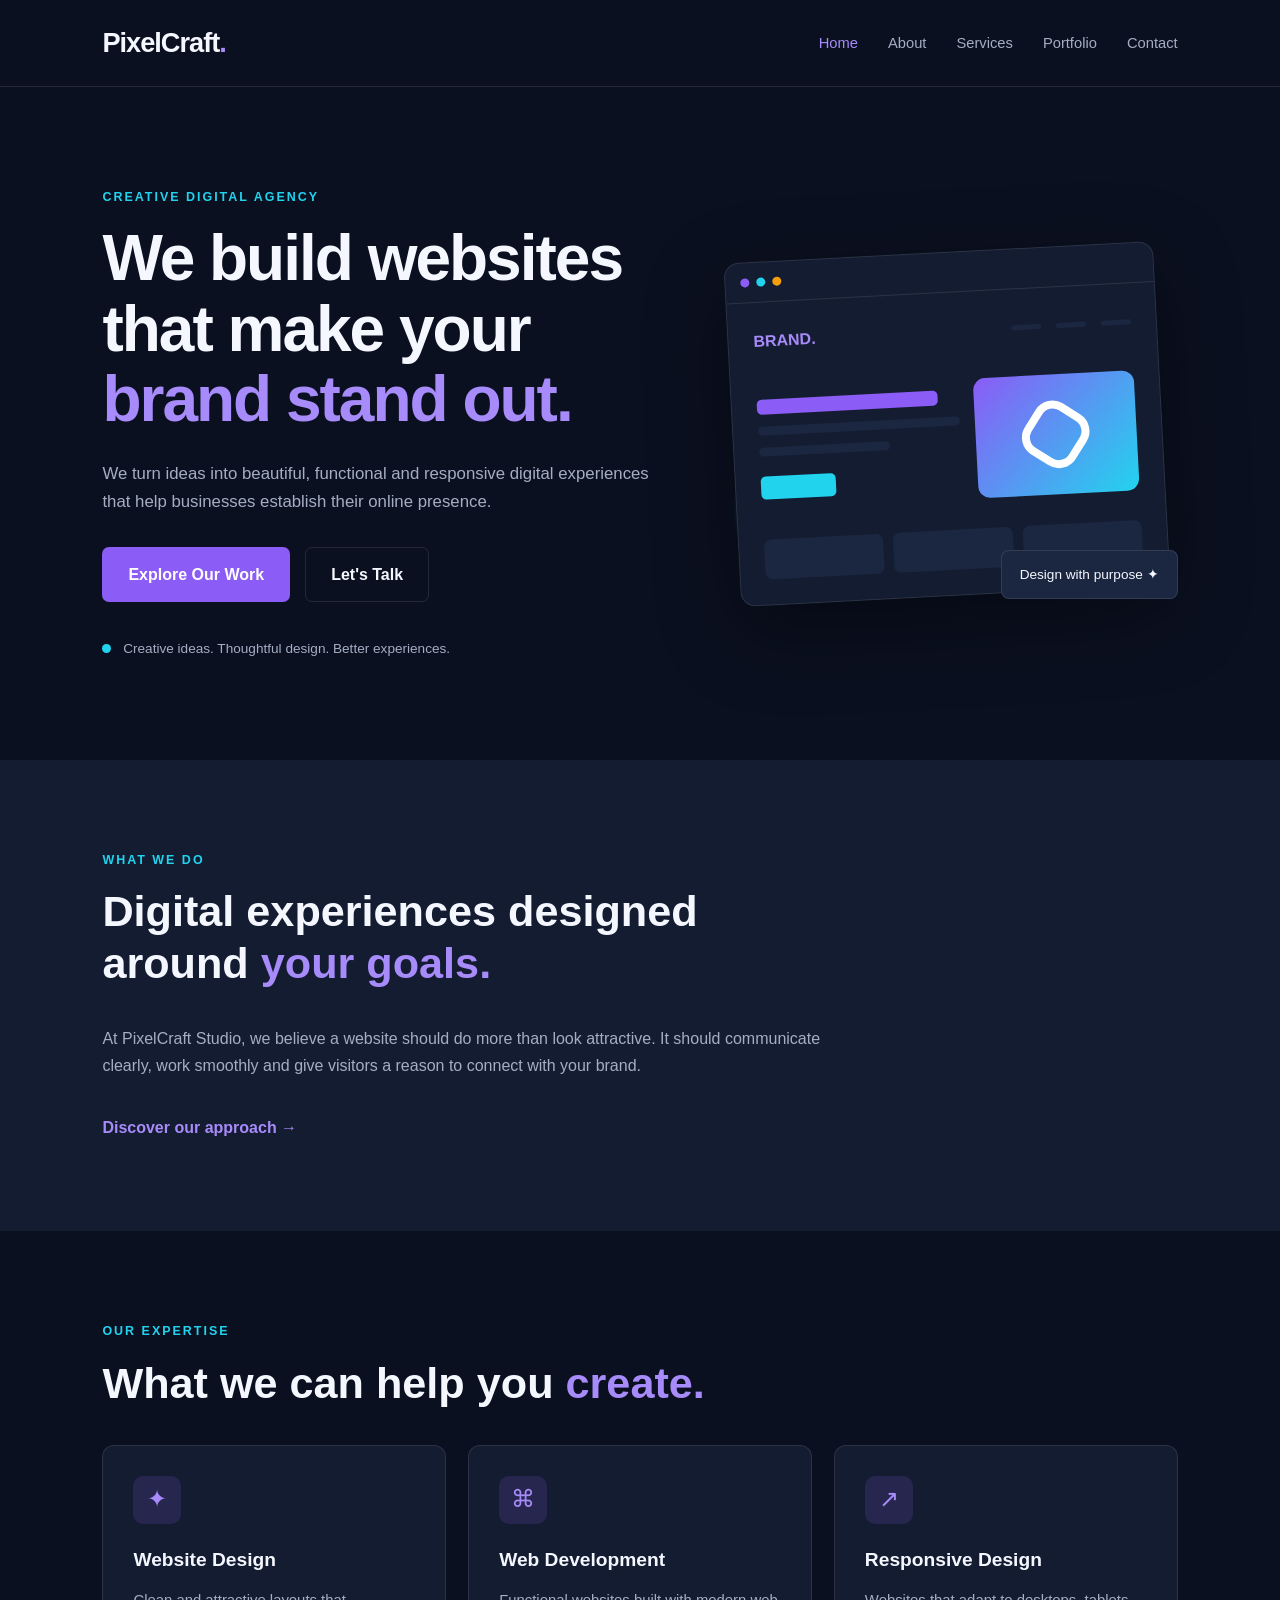
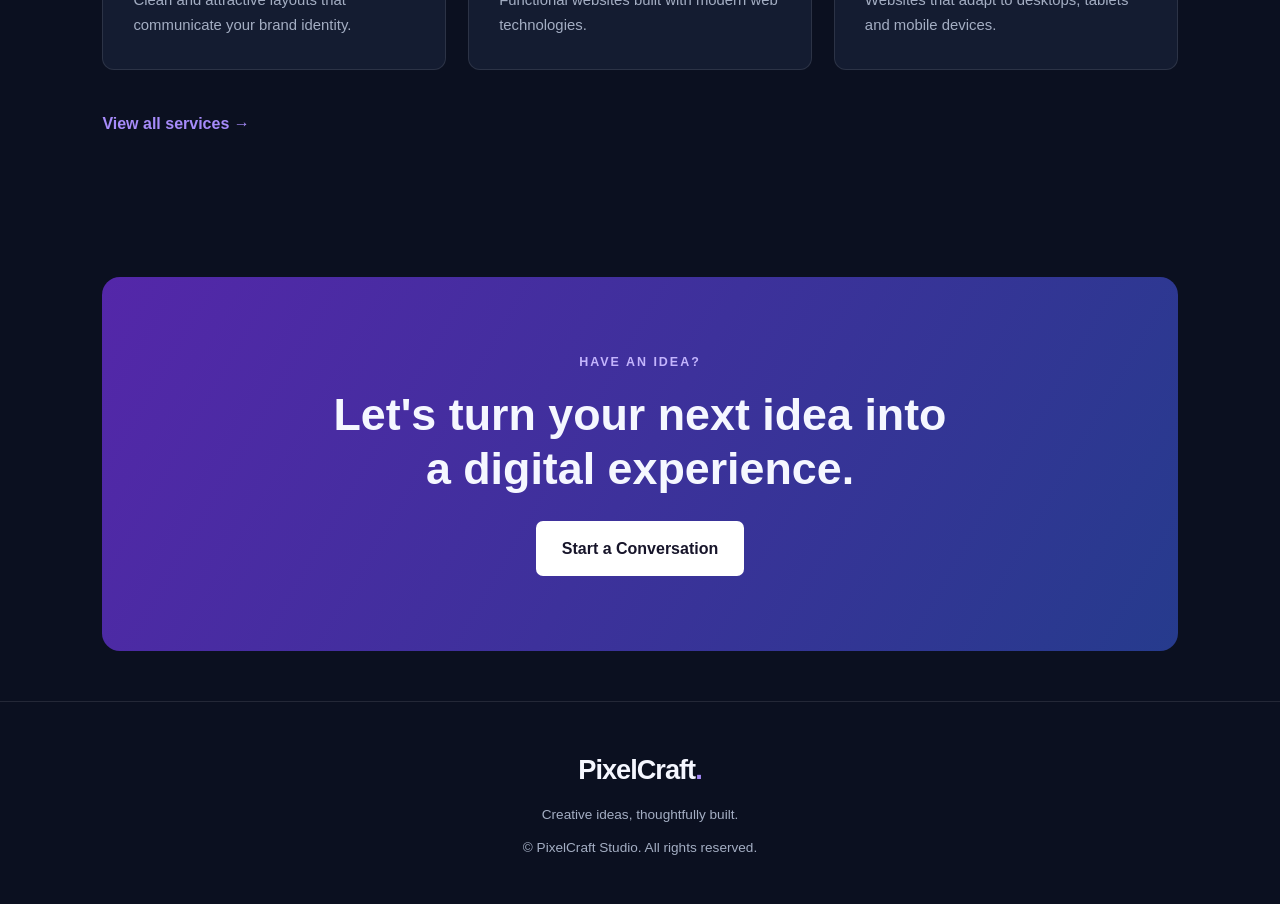
<file: index.html>
<!DOCTYPE html>
<html lang="en">
<head>
  <meta charset="UTF-8">
  <meta name="viewport" content="width=device-width, initial-scale=1.0">
  <meta name="description" content="PixelCraft Studio creates modern, responsive websites for businesses and individuals.">
  <title>PixelCraft Studio | Creative Web Design Agency</title>
  <link rel="stylesheet" href="styles.css">
  <script src="script.js" defer></script>
</head>
<body>

  <header class="site-header">
    <a href="index.html" class="logo">PixelCraft<span>.</span></a>

    <button class="menu-toggle" aria-label="Open navigation" aria-expanded="false">
      ☰
    </button>

    <nav class="nav-links" aria-label="Main navigation">
      <a class="active" aria-current="page" href="index.html">Home</a>
      <a href="about.html">About</a>
      <a href="services.html">Services</a>
      <a href="portfolio.html">Portfolio</a>
      <a href="contact.html">Contact</a>
    </nav>
  </header>

  <main>
    <section class="hero">
      <div class="hero-content">
        <p class="eyebrow">CREATIVE DIGITAL AGENCY</p>
        <h1>We build websites that make your <span>brand stand out.</span></h1>
        <p class="hero-description">
          We turn ideas into beautiful, functional and responsive digital
          experiences that help businesses establish their online presence.
        </p>

        <div class="hero-buttons">
          <a href="portfolio.html" class="button primary">Explore Our Work</a>
          <a href="contact.html" class="button secondary">Let's Talk</a>
        </div>

        <div class="hero-note">
          <span class="status-dot"></span>
          Creative ideas. Thoughtful design. Better experiences.
        </div>
      </div>

      <div class="hero-visual" aria-label="Abstract website design illustration">
        <div class="visual-circle circle-one"></div>
        <div class="visual-circle circle-two"></div>

        <div class="browser-card">
          <div class="browser-top">
            <span></span><span></span><span></span>
          </div>
          <div class="browser-content">
            <div class="mock-nav">
              <strong>BRAND.</strong>
              <div></div><div></div><div></div>
            </div>
            <div class="mock-hero">
              <div class="mock-text">
                <span></span><span></span><span></span>
                <div class="mock-button"></div>
              </div>
              <div class="mock-art">
                <div class="art-shape"></div>
              </div>
            </div>
            <div class="mock-bottom">
              <span></span><span></span><span></span>
            </div>
          </div>
        </div>

        <div class="floating-label">Design with purpose ✦</div>
      </div>
    </section>

    <section class="intro-section section-padding">
      <div class="section-heading">
        <p class="eyebrow">WHAT WE DO</p>
        <h2>Digital experiences designed around <span>your goals.</span></h2>
      </div>

      <p class="intro-text">
        At PixelCraft Studio, we believe a website should do more than look
        attractive. It should communicate clearly, work smoothly and give
        visitors a reason to connect with your brand.
      </p>

      <a href="about.html" class="text-link">Discover our approach →</a>
    </section>

    <section class="home-services section-padding">
      <div class="section-heading">
        <p class="eyebrow">OUR EXPERTISE</p>
        <h2>What we can help you <span>create.</span></h2>
      </div>

      <div class="card-grid">
        <article class="info-card">
          <div class="card-icon">✦</div>
          <h3>Website Design</h3>
          <p>Clean and attractive layouts that communicate your brand identity.</p>
        </article>

        <article class="info-card">
          <div class="card-icon">⌘</div>
          <h3>Web Development</h3>
          <p>Functional websites built with modern web technologies.</p>
        </article>

        <article class="info-card">
          <div class="card-icon">↗</div>
          <h3>Responsive Design</h3>
          <p>Websites that adapt to desktops, tablets and mobile devices.</p>
        </article>
      </div>

      <a href="services.html" class="text-link">View all services →</a>
    </section>

    <section class="home-cta">
      <p class="eyebrow">HAVE AN IDEA?</p>
      <h2>Let's turn your next idea into a digital experience.</h2>
      <a href="contact.html" class="button light-button">Start a Conversation</a>
    </section>
  </main>

  <footer class="site-footer">
    <a href="index.html" class="logo">PixelCraft<span>.</span></a>
    <p>Creative ideas, thoughtfully built.</p>
    <p>© <span class="year"></span> PixelCraft Studio. All rights reserved.</p>
  </footer>

</body>
</html>
</file>
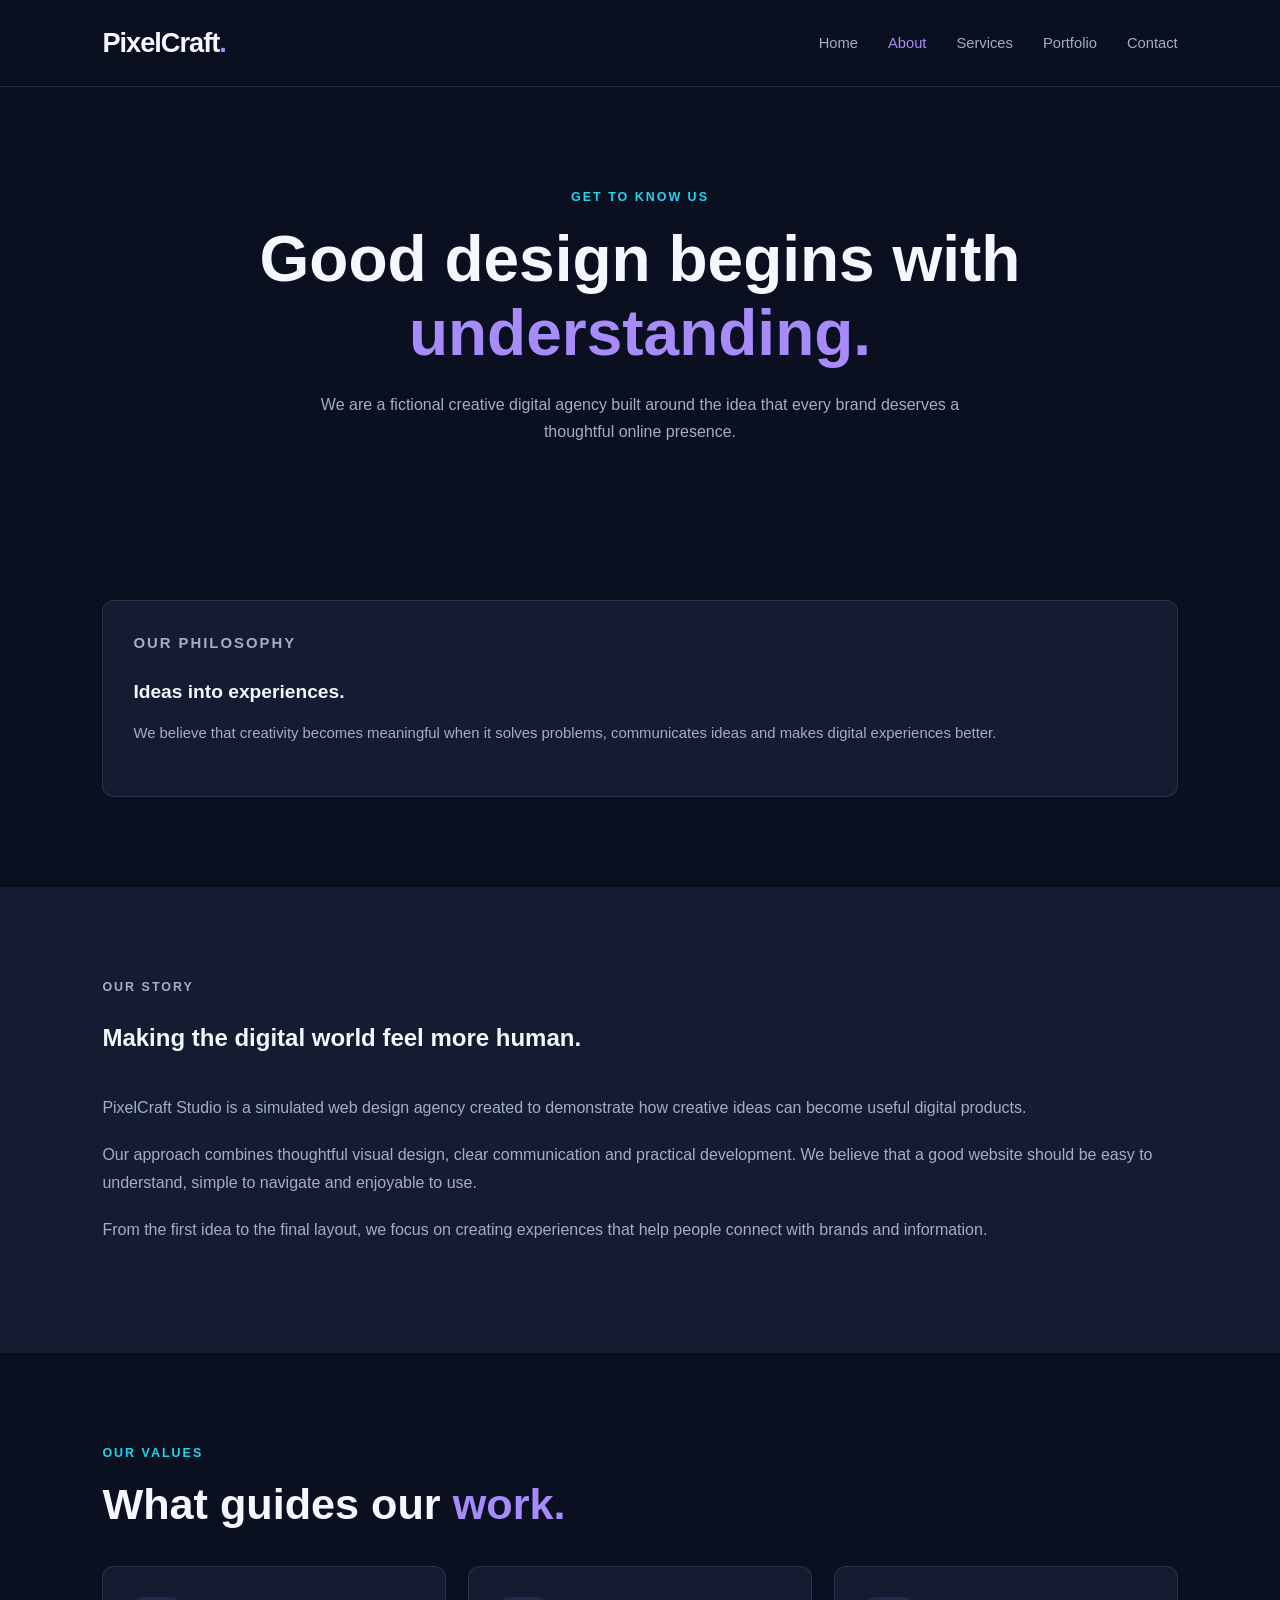
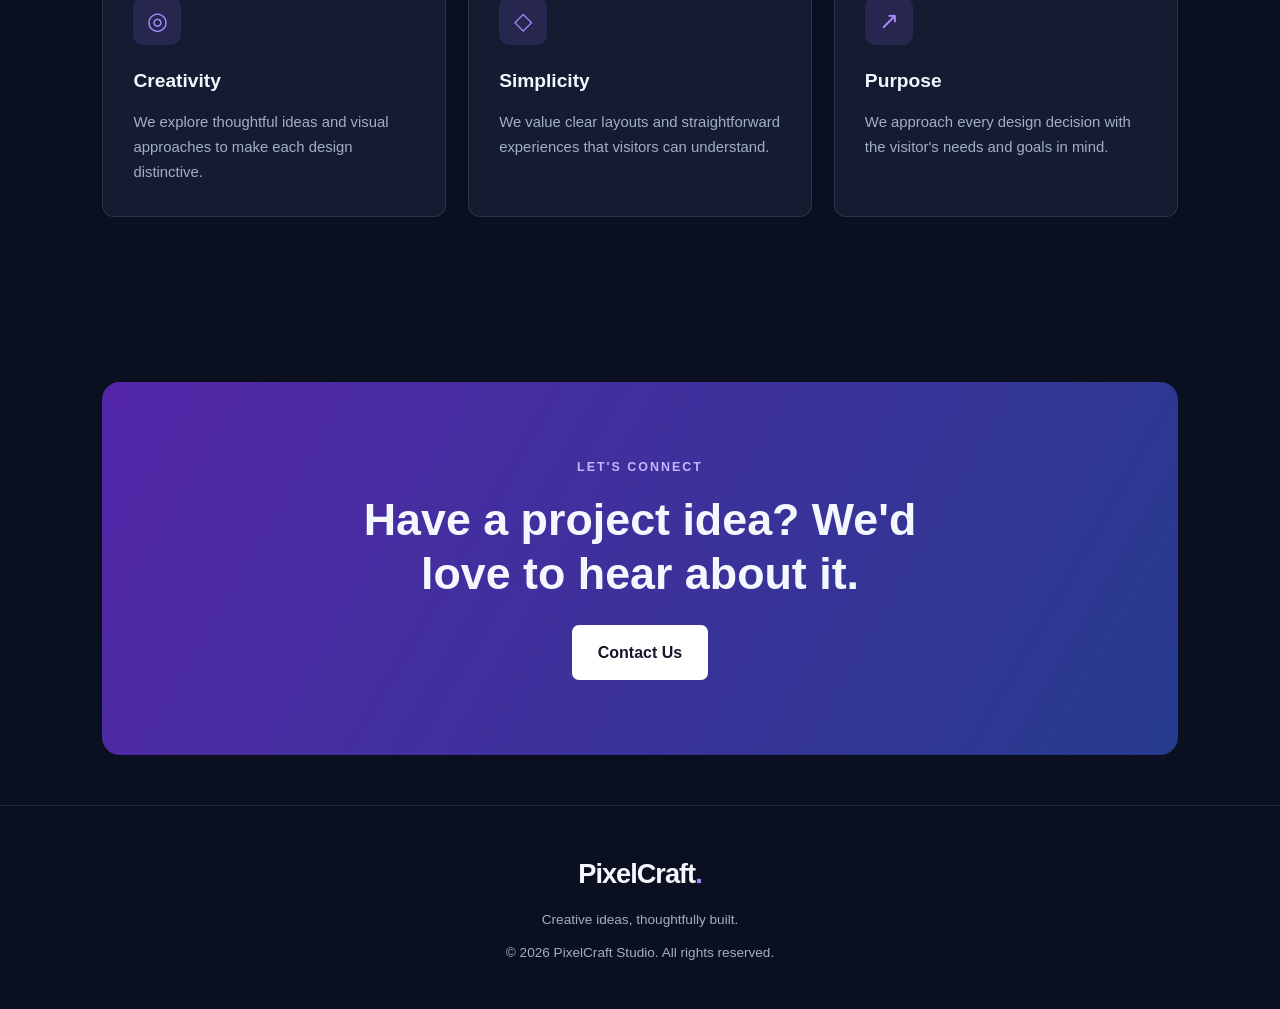
<file: about.html>
<!DOCTYPE html>
<html lang="en">
<head>
    <meta charset="UTF-8">
    <meta name="viewport" content="width=device-width, initial-scale=1.0">

    <meta name="description" content="Get to know PixelCraft Studio, a simulated creative digital agency.">

    <title>About Us | PixelCraft Studio</title>

    <link rel="stylesheet" href="styles.css">
    <script src="script.js" defer></script>
</head>

<body>

    <!-- HEADER -->
    <header class="site-header">

        <a href="index.html" class="logo">
            PixelCraft<span>.</span>
        </a>

        <button class="menu-toggle"
                aria-label="Open navigation"
                aria-expanded="false">
            ☰
        </button>

        <nav class="nav-links" aria-label="Main navigation">
            <a href="index.html">Home</a>
            <a href="about.html" class="active" aria-current="page">About</a>
            <a href="services.html">Services</a>
            <a href="portfolio.html">Portfolio</a>
            <a href="contact.html">Contact</a>
        </nav>

    </header>


    <!-- MAIN CONTENT -->
    <main>

        <!-- PAGE INTRODUCTION -->
        <section class="page-intro">

            <p class="eyebrow">GET TO KNOW US</p>

            <h1>
                Good design begins with
                <span>understanding.</span>
            </h1>

            <p>
                We are a fictional creative digital agency built around
                the idea that every brand deserves a thoughtful
                online presence.
            </p>

        </section>


        <!-- BRAND INTRODUCTION -->
        <section class="section-padding">

            <div class="about-content">

                <div class="info-card">

                    <p class="eyebrow">OUR PHILOSOPHY</p>

                    <h2>Ideas into experiences.</h2>

                    <p>
                        We believe that creativity becomes meaningful
                        when it solves problems, communicates ideas
                        and makes digital experiences better.
                    </p>

                </div>

            </div>

        </section>


        <!-- OUR STORY -->
        <section class="section-padding intro-section">

            <div class="about-content">

                <p class="eyebrow">OUR STORY</p>

                <h2 class="section-heading">
                    Making the digital world feel more human.
                </h2>

                <p>
                    PixelCraft Studio is a simulated web design agency
                    created to demonstrate how creative ideas can become
                    useful digital products.
                </p>

                <p>
                    Our approach combines thoughtful visual design,
                    clear communication and practical development.
                    We believe that a good website should be easy to
                    understand, simple to navigate and enjoyable to use.
                </p>

                <p>
                    From the first idea to the final layout, we focus
                    on creating experiences that help people connect
                    with brands and information.
                </p>

            </div>

        </section>


        <!-- OUR VALUES -->
        <section class="section-padding">

            <div class="section-heading">

                <p class="eyebrow">OUR VALUES</p>

                <h2>
                    What guides our <span>work.</span>
                </h2>

            </div>


            <div class="card-grid">

                <article class="info-card">

                    <div class="card-icon">◎</div>

                    <h3>Creativity</h3>

                    <p>
                        We explore thoughtful ideas and visual
                        approaches to make each design distinctive.
                    </p>

                </article>


                <article class="info-card">

                    <div class="card-icon">◇</div>

                    <h3>Simplicity</h3>

                    <p>
                        We value clear layouts and straightforward
                        experiences that visitors can understand.
                    </p>

                </article>


                <article class="info-card">

                    <div class="card-icon">↗</div>

                    <h3>Purpose</h3>

                    <p>
                        We approach every design decision with
                        the visitor's needs and goals in mind.
                    </p>

                </article>

            </div>

        </section>


        <!-- CALL TO ACTION -->
        <section class="home-cta">

            <p class="eyebrow">LET'S CONNECT</p>

            <h2>
                Have a project idea?
                We'd love to hear about it.
            </h2>

            <a href="contact.html" class="button light-button">
                Contact Us
            </a>

        </section>

    </main>


    <!-- FOOTER -->
    <footer class="site-footer">

        <a href="index.html" class="logo">
            PixelCraft<span>.</span>
        </a>

        <p>Creative ideas, thoughtfully built.</p>

        <p>
            © 2026 PixelCraft Studio. All rights reserved.
        </p>

    </footer>

</body>
</html>
</file>
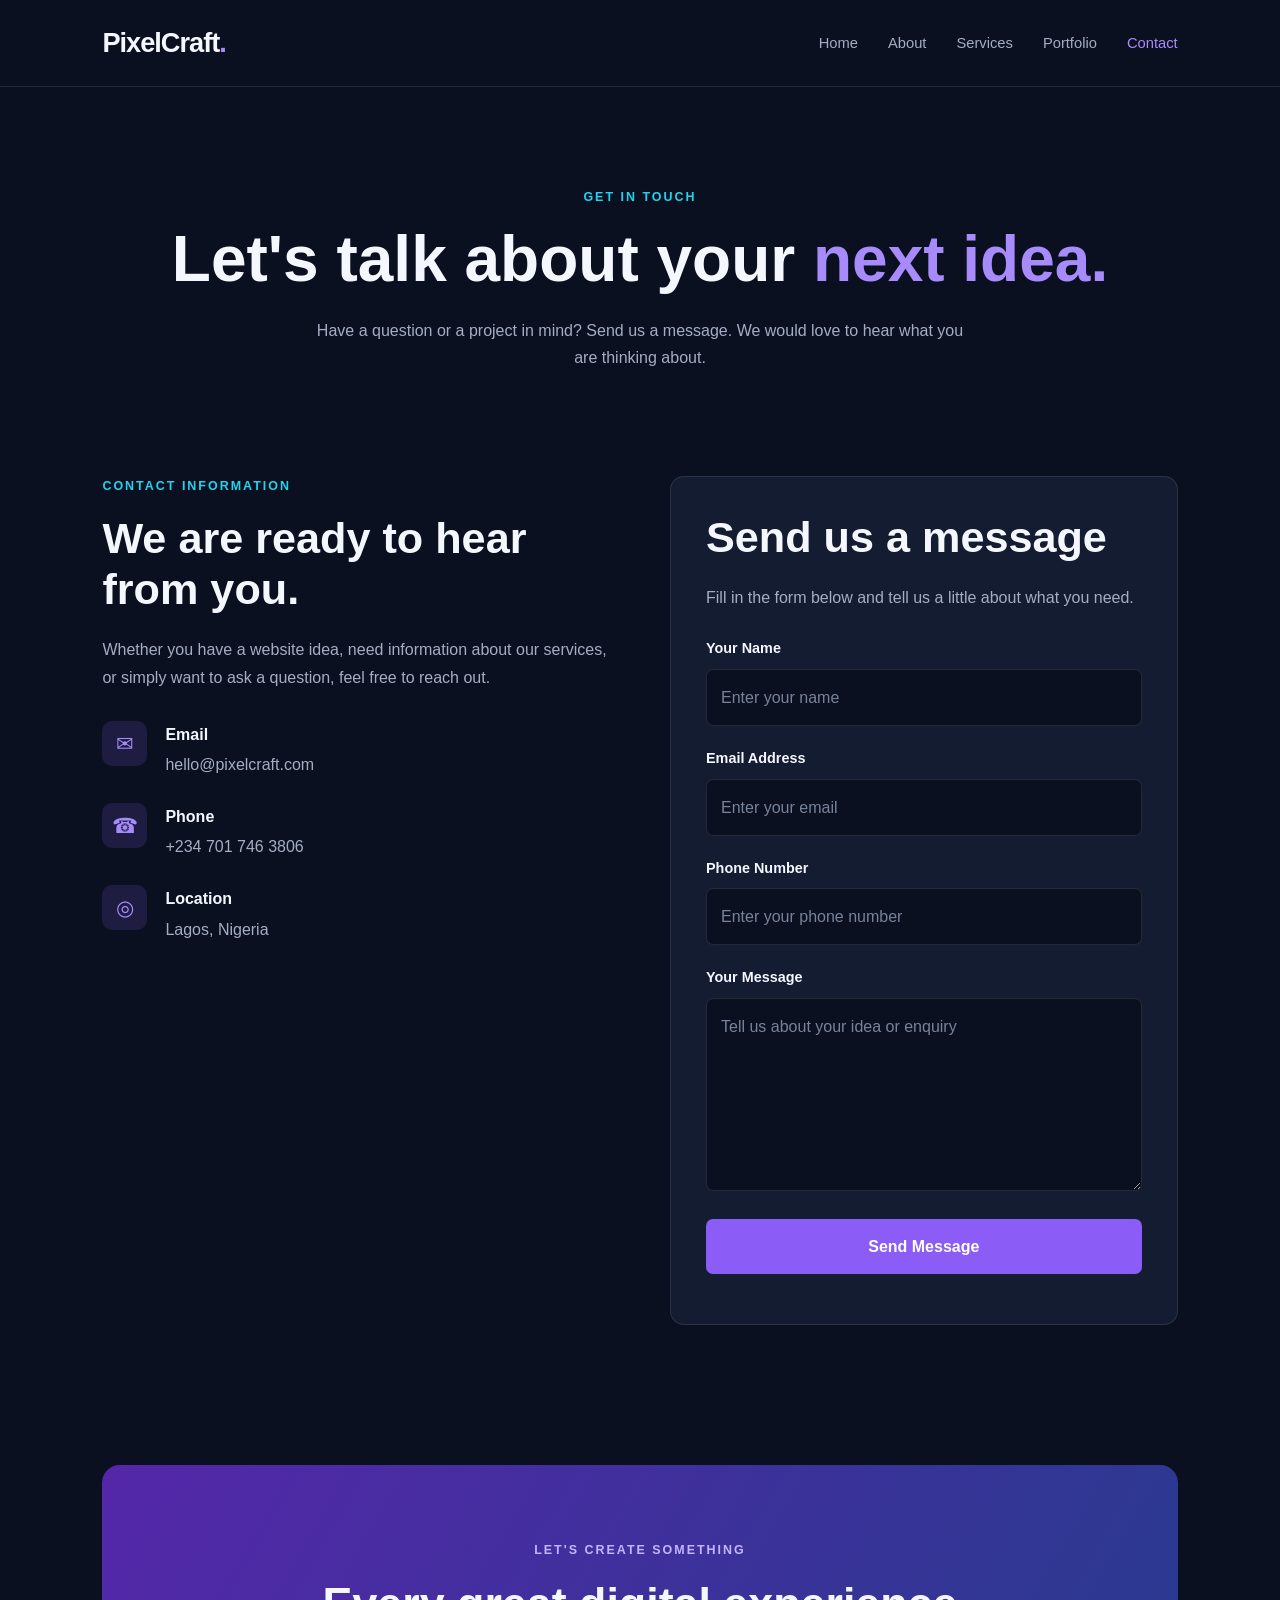
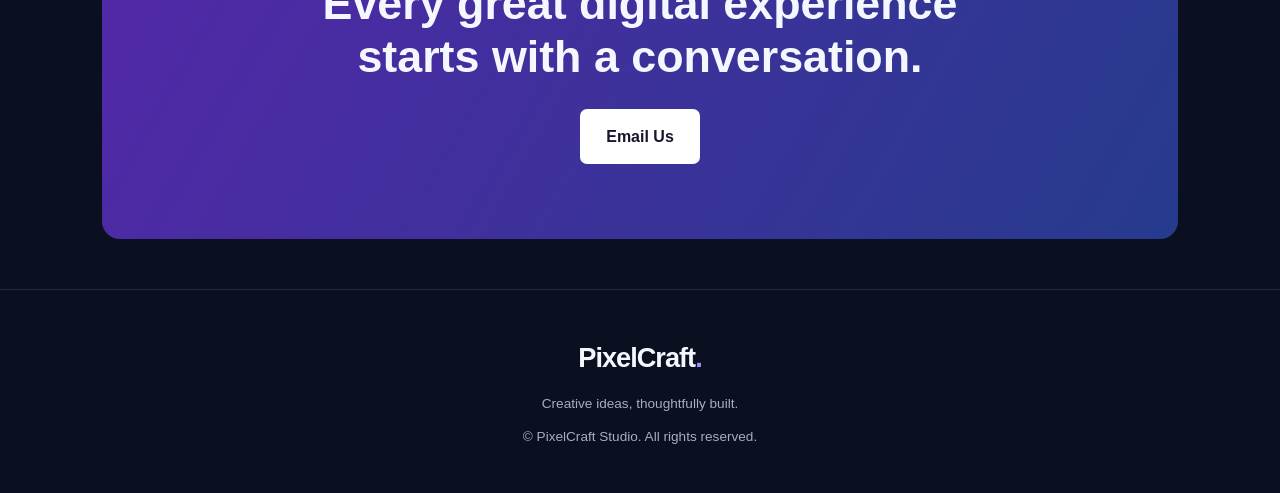
<file: contact.html>
<!DOCTYPE html>
<html lang="en">
<head>
    <meta charset="UTF-8">
    <meta name="viewport" content="width=device-width, initial-scale=1.0">

    <meta name="description" content="Get in touch with PixelCraft Studio for website design and development enquiries.">

    <title>Contact | PixelCraft Studio</title>

    <link rel="stylesheet" href="styles.css">
    <script src="script.js" defer></script>
</head>

<body>

    <!-- HEADER -->
    <header class="site-header">

        <a href="index.html" class="logo">
            PixelCraft<span>.</span>
        </a>

        <button class="menu-toggle"
                aria-label="Open navigation"
                aria-expanded="false">
            ☰
        </button>

        <nav class="nav-links" aria-label="Main navigation">
            <a href="index.html">Home</a>
            <a href="about.html">About</a>
            <a href="services.html">Services</a>
            <a href="portfolio.html">Portfolio</a>
            <a class="active" aria-current="page" href="contact.html">Contact</a>
        </nav>

    </header>


    <!-- MAIN CONTENT -->
    <main>

        <!-- PAGE INTRODUCTION -->
        <section class="page-intro">

            <p class="eyebrow">GET IN TOUCH</p>

            <h1>
                Let's talk about your
                <span>next idea.</span>
            </h1>

            <p>
                Have a question or a project in mind?
                Send us a message. We would love to hear
                what you are thinking about.
            </p>

        </section>


        <!-- CONTACT SECTION -->
        <section class="contact-section section-padding">

            <div class="contact-grid">

                <!-- CONTACT INFORMATION -->
                <div class="contact-info">

                    <p class="eyebrow">CONTACT INFORMATION</p>

                    <h2>We are ready to hear from you.</h2>

                    <p>
                        Whether you have a website idea, need
                        information about our services, or simply
                        want to ask a question, feel free to reach out.
                    </p>


                    <!-- EMAIL -->
                    <div class="contact-detail">

                        <span>✉</span>

                        <div>
                            <h3>Email</h3>

                            <p>
                                <a href="mailto:hello@pixelcraft.com">
                                    hello@pixelcraft.com
                                </a>
                            </p>
                        </div>

                    </div>


                    <!-- PHONE -->
                    <div class="contact-detail">

                        <span>☎</span>

                        <div>
                            <h3>Phone</h3>

                            <p>
                                <a href="tel:+2347017463806">
                                    +234 701 746 3806
                                </a>
                            </p>
                        </div>

                    </div>


                    <!-- LOCATION -->
                    <div class="contact-detail">

                        <span>◎</span>

                        <div>
                            <h3>Location</h3>

                            <p>Lagos, Nigeria</p>
                        </div>

                    </div>

                </div>


                <!-- CONTACT FORM -->
                <div class="contact-form-container">

                    <h2>Send us a message</h2>

                    <p>
                        Fill in the form below and tell us
                        a little about what you need.
                    </p>


                    <form id="contact-form" novalidate>

                        <!-- NAME -->
                        <div class="form-group">

                            <label for="name">Your Name</label>

                            <input
                                type="text"
                                id="name"
                                name="name"
                                placeholder="Enter your name"
                                required
                            >

                        </div>


                        <!-- EMAIL -->
                        <div class="form-group">

                            <label for="email">Email Address</label>

                            <input
                                type="email"
                                id="email"
                                name="email"
                                placeholder="Enter your email"
                                required
                            >

                        </div>


                        <!-- PHONE -->
                        <div class="form-group">

                            <label for="phone">Phone Number</label>

                            <input
                                type="tel"
                                id="phone"
                                name="phone"
                                placeholder="Enter your phone number"
                            >

                        </div>


                        <!-- MESSAGE -->
                        <div class="form-group">

                            <label for="message">Your Message</label>

                            <textarea
                                id="message"
                                name="message"
                                rows="6"
                                placeholder="Tell us about your idea or enquiry"
                                required
                            ></textarea>

                        </div>


                        <!-- SUBMIT BUTTON -->
                        <button type="submit" class="button primary">
                            Send Message
                        </button>

                        <p
                            id="form-message"
                            class="form-message"
                            aria-live="polite"
                        ></p>

                    </form>

                </div>

            </div>

        </section>


        <!-- CALL TO ACTION -->
        <section class="home-cta">

            <p class="eyebrow">LET'S CREATE SOMETHING</p>

            <h2>
                Every great digital experience starts
                with a conversation.
            </h2>

            <a href="mailto:hello@pixelcraft.com" class="button light-button">
                Email Us
            </a>

        </section>

    </main>


    <!-- FOOTER -->
    <footer class="site-footer">

        <a href="index.html" class="logo">
            PixelCraft<span>.</span>
        </a>

        <p>Creative ideas, thoughtfully built.</p>

        <p>
            © <span class="year"></span>
            PixelCraft Studio. All rights reserved.
        </p>

    </footer>

</body>
</html>
</file>
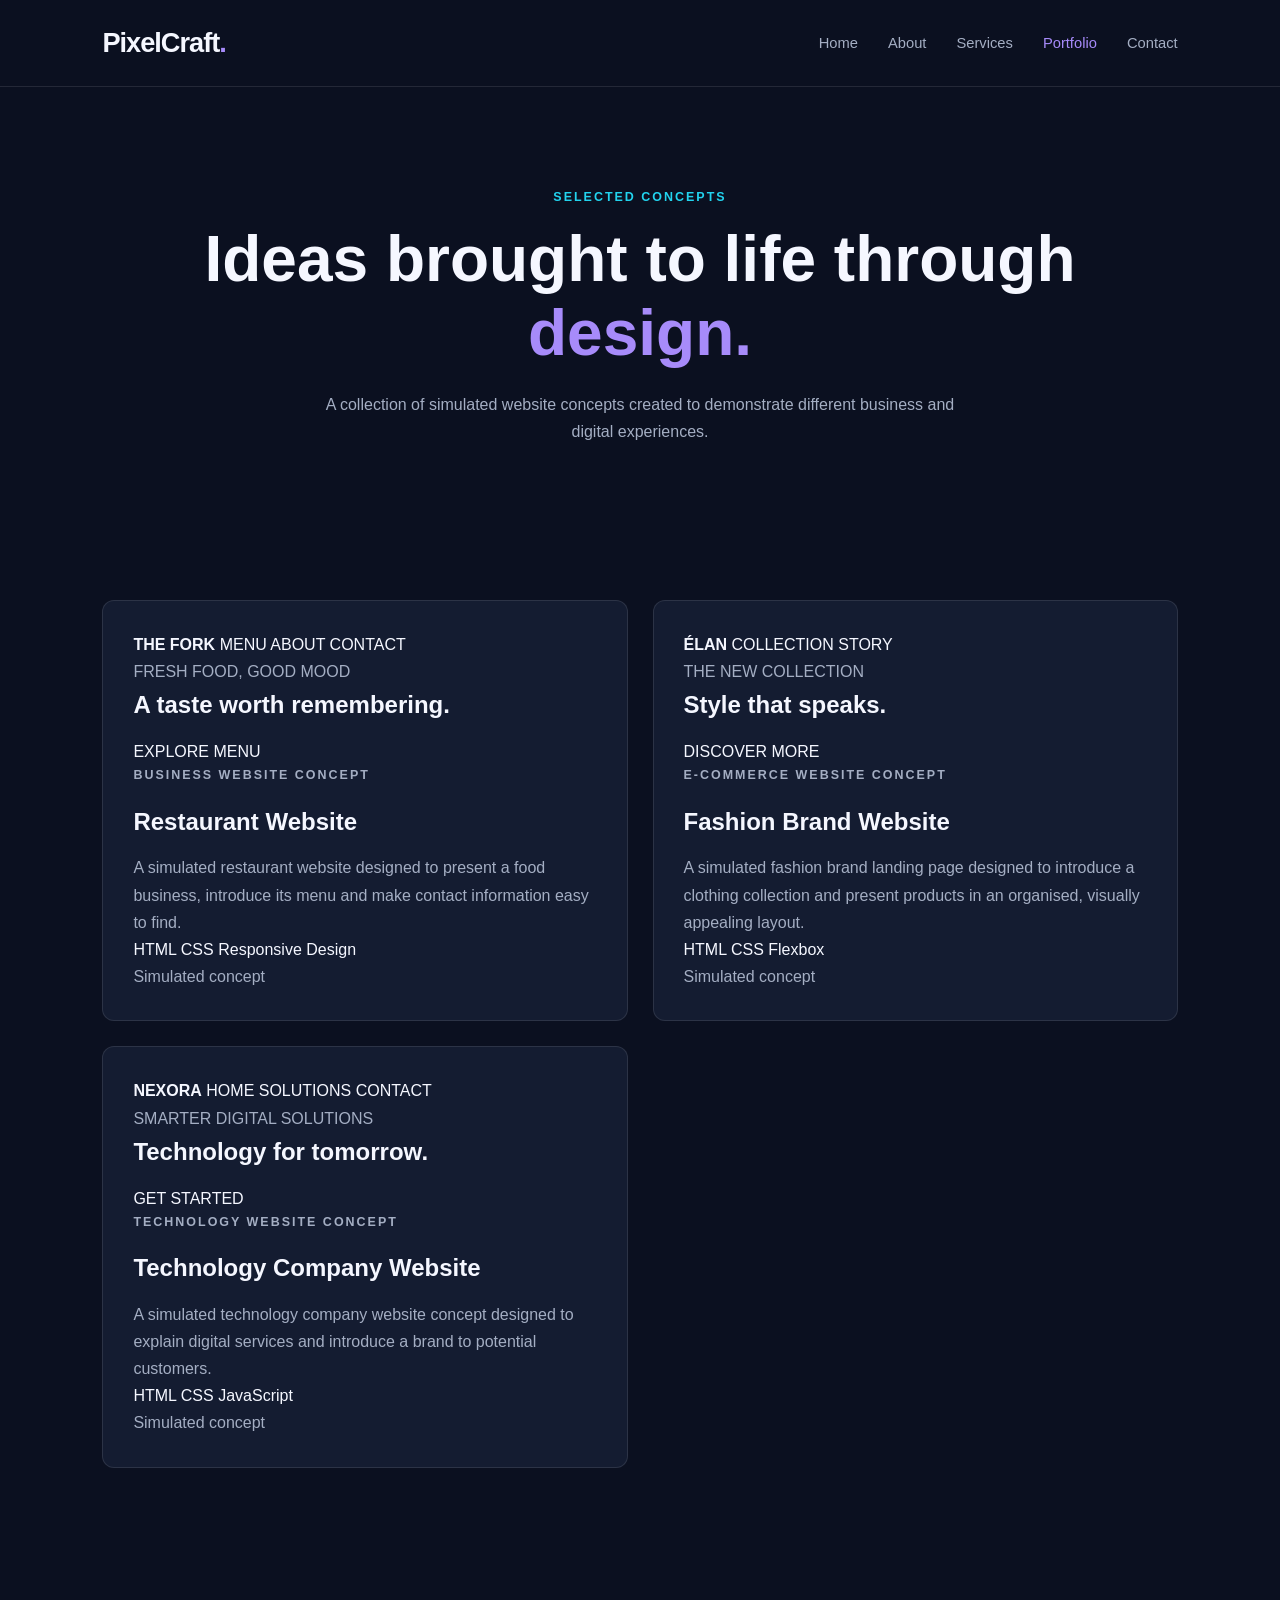
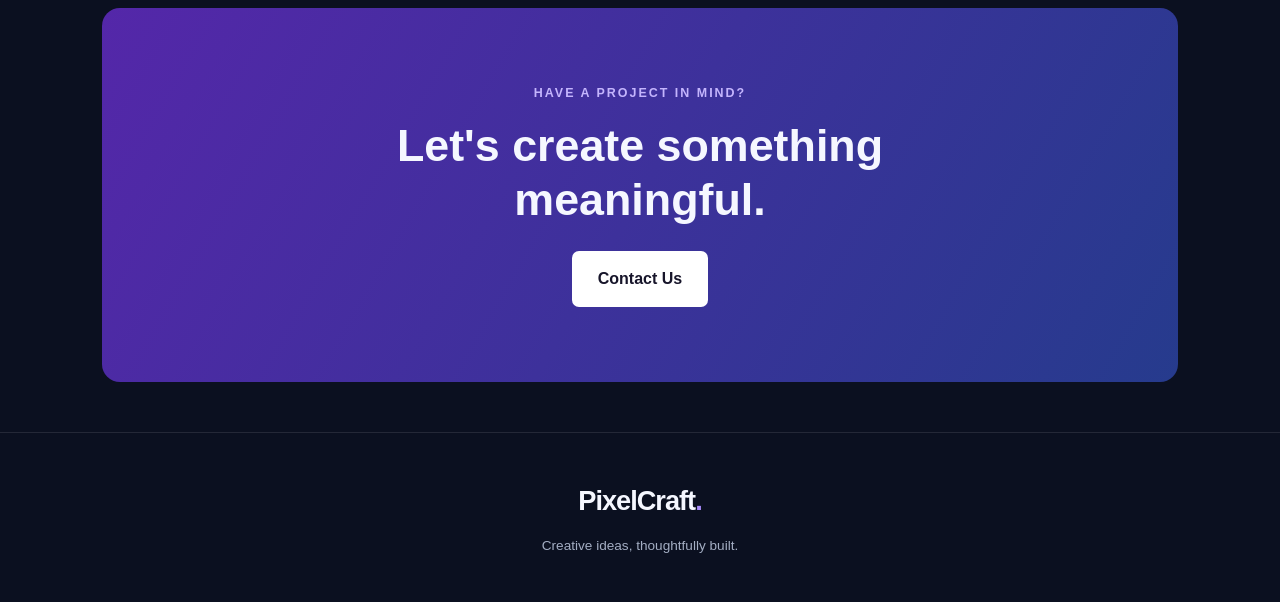
<file: portfolio.html>
<!DOCTYPE html>
<html lang="en">
<head>
    <meta charset="UTF-8">
    <meta name="viewport" content="width=device-width, initial-scale=1.0">

    <meta name="description" content="Explore simulated website design concepts by PixelCraft Studio.">

    <title>Our Portfolio | PixelCraft Studio</title>

    <link rel="stylesheet" href="styles.css">
    <script src="script.js" defer></script>
</head>

<body>

    <!-- HEADER -->
    <header class="site-header">

        <a href="index.html" class="logo">
            PixelCraft<span>.</span>
        </a>

        <button class="menu-toggle"
                aria-label="Open navigation"
                aria-expanded="false">
            ☰
        </button>

        <nav class="nav-links" aria-label="Main navigation">
            <a href="index.html">Home</a>
            <a href="about.html">About</a>
            <a href="services.html">Services</a>
            <a href="portfolio.html" class="active" aria-current="page">Portfolio</a>
            <a href="contact.html">Contact</a>
        </nav>

    </header>


    <!-- MAIN CONTENT -->
    <main>

        <!-- PAGE INTRODUCTION -->
        <section class="page-intro">

            <p class="eyebrow">SELECTED CONCEPTS</p>

            <h1>
                Ideas brought to life through
                <span>design.</span>
            </h1>

            <p>
                A collection of simulated website concepts created
                to demonstrate different business and digital experiences.
            </p>

        </section>


        <!-- PROJECTS -->
        <section class="section-padding">

            <div class="project-grid">


                <!-- PROJECT ONE -->
                <article class="project-card">

                    <div class="project-preview restaurant-preview">

                        <div class="preview-nav">
                            <strong>THE FORK</strong>

                            <span>MENU</span>
                            <span>ABOUT</span>
                            <span>CONTACT</span>
                        </div>

                        <div class="preview-content">

                            <p>FRESH FOOD, GOOD MOOD</p>

                            <h2>
                                A taste worth
                                remembering.
                            </h2>

                            <span class="preview-button">
                                EXPLORE MENU
                            </span>

                        </div>

                    </div>


                    <p class="eyebrow">BUSINESS WEBSITE CONCEPT</p>

                    <h2>Restaurant Website</h2>

                    <p>
                        A simulated restaurant website designed
                        to present a food business, introduce its
                        menu and make contact information easy to find.
                    </p>

                    <div class="project-tags">
                        <span>HTML</span>
                        <span>CSS</span>
                        <span>Responsive Design</span>
                    </div>

                    <p class="project-status">Simulated concept</p>

                </article>


                <!-- PROJECT TWO -->
                <article class="project-card">

                    <div class="project-preview fashion-preview">

                        <div class="preview-nav">
                            <strong>ÉLAN</strong>

                            <span>COLLECTION</span>
                            <span>STORY</span>
                        </div>

                        <div class="preview-content">

                            <p>THE NEW COLLECTION</p>

                            <h2>
                                Style that
                                speaks.
                            </h2>

                            <span class="preview-button">
                                DISCOVER MORE
                            </span>

                        </div>

                    </div>


                    <p class="eyebrow">E-COMMERCE WEBSITE CONCEPT</p>

                    <h2>Fashion Brand Website</h2>

                    <p>
                        A simulated fashion brand landing page
                        designed to introduce a clothing collection
                        and present products in an organised,
                        visually appealing layout.
                    </p>

                    <div class="project-tags">
                        <span>HTML</span>
                        <span>CSS</span>
                        <span>Flexbox</span>
                    </div>

                    <p class="project-status">Simulated concept</p>

                </article>


                <!-- PROJECT THREE -->
                <article class="project-card">

                    <div class="project-preview technology-preview">

                        <div class="preview-nav">
                            <strong>NEXORA</strong>

                            <span>HOME</span>
                            <span>SOLUTIONS</span>
                            <span>CONTACT</span>
                        </div>

                        <div class="preview-content">

                            <p>SMARTER DIGITAL SOLUTIONS</p>

                            <h2>
                                Technology
                                for tomorrow.
                            </h2>

                            <span class="preview-button">
                                GET STARTED
                            </span>

                        </div>

                    </div>


                    <p class="eyebrow">TECHNOLOGY WEBSITE CONCEPT</p>

                    <h2>Technology Company Website</h2>

                    <p>
                        A simulated technology company website
                        concept designed to explain digital services
                        and introduce a brand to potential customers.
                    </p>

                    <div class="project-tags">
                        <span>HTML</span>
                        <span>CSS</span>
                        <span>JavaScript</span>
                    </div>

                    <p class="project-status">Simulated concept</p>

                </article>


            </div>

        </section>


        <!-- CALL TO ACTION -->
        <section class="home-cta">

            <p class="eyebrow">HAVE A PROJECT IN MIND?</p>

            <h2>
                Let's create something meaningful.
            </h2>

            <a href="contact.html" class="button light-button">
                Contact Us
            </a>

        </section>

    </main>


    <!-- FOOTER -->
    <footer class="site-footer">

        <a href="index.html" class="logo">
            PixelCraft<span>.</span>
        </a>

        <p>Creative ideas, thoughtfully built.</p>

    </footer>

</body>
</html>
</file>
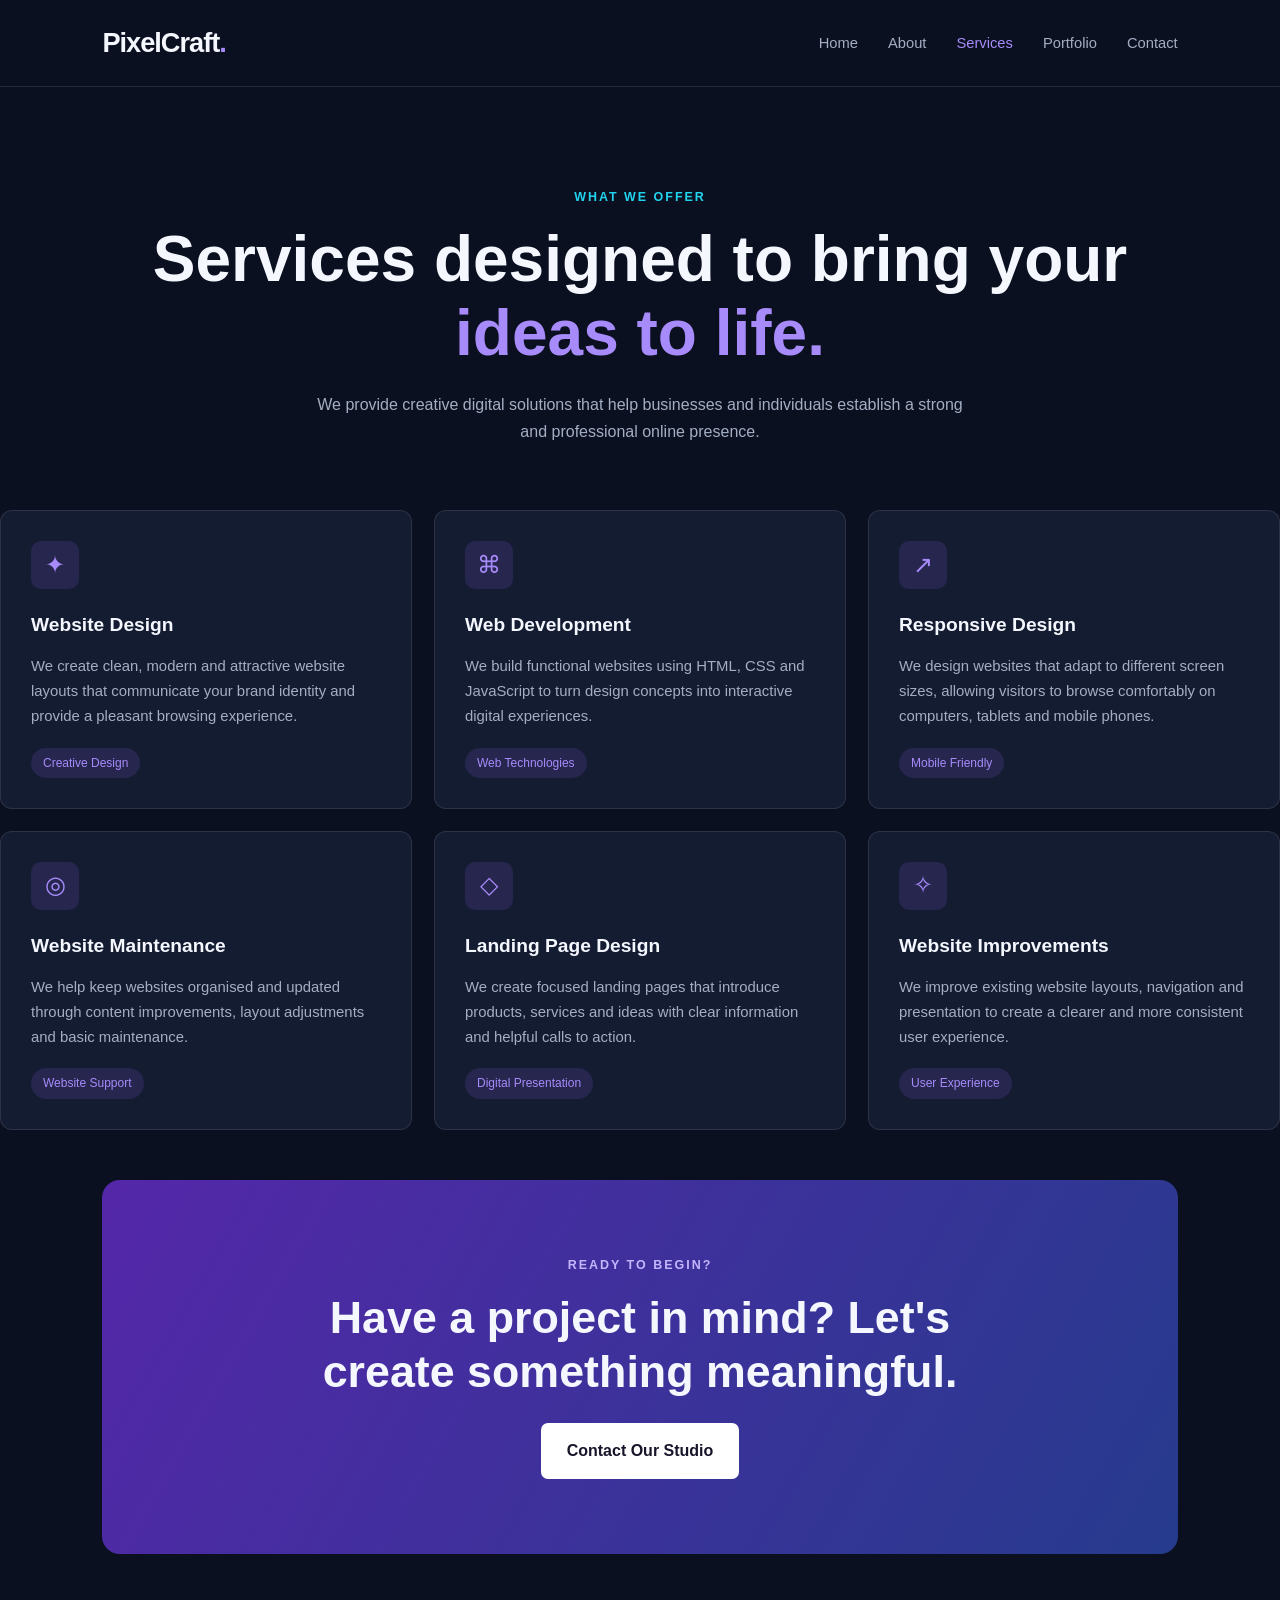
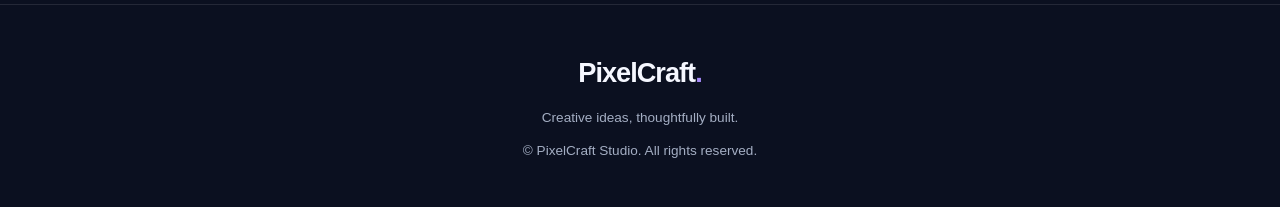
<file: services.html>
<!DOCTYPE html>
<html lang="en">

<head>
    <meta charset="UTF-8">

    <meta name="viewport" content="width=device-width, initial-scale=1.0">

    <meta name="description" content="Explore the website design and development services offered by PixelCraft Studio.">

    <title>Our Services | PixelCraft Studio</title>

    <link rel="stylesheet" href="styles.css">

    <script src="script.js" defer></script>
</head>

<body>

    <!-- HEADER -->
    <header class="site-header">

        <a href="index.html" class="logo">
            PixelCraft<span>.</span>
        </a>

        <button
            class="menu-toggle"
            aria-label="Open navigation"
            aria-expanded="false"
        >
            ☰
        </button>

        <nav class="nav-links" aria-label="Main navigation">

            <a href="index.html">Home</a>

            <a href="about.html">About</a>

            <a class="active" aria-current="page" href="services.html">
                Services
            </a>

            <a href="portfolio.html">Portfolio</a>

            <a href="contact.html">Contact</a>

        </nav>

    </header>


    <!-- MAIN CONTENT -->
    <main>

        <!-- PAGE INTRODUCTION -->
        <section class="page-intro">

            <p class="eyebrow">WHAT WE OFFER</p>

            <h1>
                Services designed to bring your
                <span>ideas to life.</span>
            </h1>

            <p>
                We provide creative digital solutions that help
                businesses and individuals establish a strong
                and professional online presence.
            </p>

        </section>


        <!-- SERVICES SECTION -->
        <section class="services-list">


            <!-- SERVICE ONE -->
            <article class="info-card">

                <div class="card-icon">✦</div>

                <h2>Website Design</h2>

                <p>
                    We create clean, modern and attractive website
                    layouts that communicate your brand identity
                    and provide a pleasant browsing experience.
                </p>

                <span class="tag">Creative Design</span>

            </article>


            <!-- SERVICE TWO -->
            <article class="info-card">

                <div class="card-icon">⌘</div>

                <h2>Web Development</h2>

                <p>
                    We build functional websites using HTML, CSS
                    and JavaScript to turn design concepts into
                    interactive digital experiences.
                </p>

                <span class="tag">Web Technologies</span>

            </article>


            <!-- SERVICE THREE -->
            <article class="info-card">

                <div class="card-icon">↗</div>

                <h2>Responsive Design</h2>

                <p>
                    We design websites that adapt to different
                    screen sizes, allowing visitors to browse
                    comfortably on computers, tablets and
                    mobile phones.
                </p>

                <span class="tag">Mobile Friendly</span>

            </article>


            <!-- SERVICE FOUR -->
            <article class="info-card">

                <div class="card-icon">◎</div>

                <h2>Website Maintenance</h2>

                <p>
                    We help keep websites organised and updated
                    through content improvements, layout
                    adjustments and basic maintenance.
                </p>

                <span class="tag">Website Support</span>

            </article>


            <!-- SERVICE FIVE -->
            <article class="info-card">

                <div class="card-icon">◇</div>

                <h2>Landing Page Design</h2>

                <p>
                    We create focused landing pages that introduce
                    products, services and ideas with clear
                    information and helpful calls to action.
                </p>

                <span class="tag">Digital Presentation</span>

            </article>


            <!-- SERVICE SIX -->
            <article class="info-card">

                <div class="card-icon">✧</div>

                <h2>Website Improvements</h2>

                <p>
                    We improve existing website layouts,
                    navigation and presentation to create a
                    clearer and more consistent user experience.
                </p>

                <span class="tag">User Experience</span>

            </article>


        </section>


        <!-- CALL TO ACTION -->
        <section class="home-cta">

            <p class="eyebrow">READY TO BEGIN?</p>

            <h2>
                Have a project in mind?
                Let's create something meaningful.
            </h2>

            <a href="contact.html" class="button light-button">
                Contact Our Studio
            </a>

        </section>

    </main>


    <!-- FOOTER -->
    <footer class="site-footer">

        <a href="index.html" class="logo">
            PixelCraft<span>.</span>
        </a>

        <p>Creative ideas, thoughtfully built.</p>

        <p>
            © <span class="year"></span>
            PixelCraft Studio. All rights reserved.
        </p>

    </footer>

</body>

</html>
</file>
<file: styles.css>
/* ========================================
   1. COLOUR SETTINGS
======================================== */

:root {
    --background: #0b1020;
    --surface: #141c31;
    --surface-light: #1b2740;
    --text: #f5f7ff;
    --muted: #a4aec3;
    --primary: #8b5cf6;
    --primary-light: #a78bfa;
    --accent: #22d3ee;
    --border: rgba(255, 255, 255, 0.1);
}


/* ========================================
   2. GENERAL SETTINGS
======================================== */

* {
    margin: 0;
    padding: 0;
    box-sizing: border-box;
}

html {
    scroll-behavior: smooth;
}

body {
    font-family: Arial, Helvetica, sans-serif;
    background: var(--background);
    color: var(--text);
    line-height: 1.7;
}

a {
    color: inherit;
    text-decoration: none;
}

button,
input,
textarea {
    font: inherit;
}

img {
    max-width: 100%;
    display: block;
}

.section-padding {
    padding: 90px 8%;
}

.eyebrow {
    color: var(--accent);
    font-size: 0.78rem;
    font-weight: 700;
    letter-spacing: 2px;
    margin-bottom: 15px;
}

.section-heading {
    max-width: 650px;
    margin-bottom: 35px;
}

.section-heading h2,
.contact-info h2,
.contact-form-container h2 {
    font-size: clamp(1.8rem, 4vw, 2.7rem);
    line-height: 1.2;
    margin-bottom: 20px;
}

.section-heading h2 span,
.hero h1 span,
.page-intro h1 span {
    color: var(--primary-light);
}


/* ========================================
   3. HEADER AND NAVIGATION
======================================== */

.site-header {
    width: 100%;
    min-height: 85px;
    padding: 20px 8%;
    display: flex;
    align-items: center;
    justify-content: space-between;
    border-bottom: 1px solid var(--border);
    background: rgba(11, 16, 32, 0.95);
    position: relative;
    z-index: 10;
}

.logo {
    font-size: 1.7rem;
    font-weight: 800;
    letter-spacing: -1px;
}

.logo span {
    color: var(--primary-light);
}

.nav-links {
    display: flex;
    align-items: center;
    gap: 30px;
}

.nav-links a {
    color: var(--muted);
    font-size: 0.92rem;
    transition: color 0.3s ease;
}

.nav-links a:hover,
.nav-links a.active {
    color: var(--primary-light);
}

.menu-toggle {
    display: none;
    background: none;
    border: none;
    color: var(--text);
    font-size: 1.7rem;
    cursor: pointer;
}


/* ========================================
   4. BUTTONS
======================================== */

.button {
    display: inline-block;
    padding: 13px 25px;
    border-radius: 7px;
    font-weight: 700;
    border: 1px solid transparent;
    cursor: pointer;
    transition: 0.3s ease;
}

.primary {
    background: var(--primary);
    color: white;
}

.primary:hover {
    background: #7441df;
    transform: translateY(-3px);
}

.secondary {
    border-color: var(--border);
    color: var(--text);
}

.secondary:hover {
    border-color: var(--primary-light);
    color: var(--primary-light);
}

.light-button {
    background: white;
    color: #17152a;
}

.light-button:hover {
    background: var(--accent);
    transform: translateY(-3px);
}


/* ========================================
   5. HOMEPAGE HERO
======================================== */

.hero {
    min-height: 650px;
    padding: 100px 8%;
    display: grid;
    grid-template-columns: 1.1fr 0.9fr;
    align-items: center;
    gap: 50px;
}

.hero-content {
    max-width: 650px;
}

.hero h1 {
    font-size: clamp(2.7rem, 5vw, 4.7rem);
    line-height: 1.1;
    letter-spacing: -2px;
    margin-bottom: 25px;
}

.hero-description {
    color: var(--muted);
    font-size: 1.05rem;
    max-width: 560px;
    margin-bottom: 30px;
}

.hero-buttons {
    display: flex;
    flex-wrap: wrap;
    gap: 15px;
}

.hero-note {
    margin-top: 35px;
    color: var(--muted);
    font-size: 0.85rem;
}

.status-dot {
    display: inline-block;
    width: 9px;
    height: 9px;
    background: var(--accent);
    border-radius: 50%;
    margin-right: 8px;
}


/* ========================================
   6. HERO ILLUSTRATION
======================================== */

.hero-visual {
    min-height: 390px;
    position: relative;
    display: flex;
    align-items: center;
    justify-content: center;
}

.visual-circle {
    position: absolute;
    border-radius: 50%;
    filter: blur(2px);
}

.circle-one {
    width: 300px;
    height: 300px;
    background: rgba(139, 92, 246, 0.17);
    top: 30px;
    right: 20px;
}

.circle-two {
    width: 180px;
    height: 180px;
    background: rgba(34, 211, 238, 0.13);
    bottom: 20px;
    left: 20px;
}

.browser-card {
    position: relative;
    width: 100%;
    max-width: 430px;
    background: var(--surface);
    border: 1px solid var(--border);
    border-radius: 15px;
    overflow: hidden;
    box-shadow: 0 25px 80px rgba(0, 0, 0, 0.4);
    transform: rotate(-3deg);
    animation: float 5s ease-in-out infinite;
}

.browser-top {
    height: 40px;
    display: flex;
    align-items: center;
    gap: 7px;
    padding: 0 15px;
    border-bottom: 1px solid var(--border);
}

.browser-top span {
    width: 9px;
    height: 9px;
    border-radius: 50%;
    background: var(--primary);
}

.browser-top span:nth-child(2) {
    background: var(--accent);
}

.browser-top span:nth-child(3) {
    background: #f59e0b;
}

.browser-content {
    padding: 25px;
}

.mock-nav {
    display: flex;
    align-items: center;
    gap: 15px;
    margin-bottom: 35px;
}

.mock-nav strong {
    color: var(--primary-light);
    margin-right: auto;
}

.mock-nav div {
    width: 30px;
    height: 5px;
    border-radius: 5px;
    background: var(--surface-light);
}

.mock-hero {
    display: grid;
    grid-template-columns: 1fr 0.8fr;
    gap: 15px;
    align-items: center;
}

.mock-text span {
    display: block;
    width: 100%;
    height: 9px;
    background: var(--surface-light);
    border-radius: 5px;
    margin-bottom: 12px;
}

.mock-text span:first-child {
    width: 90%;
    height: 15px;
    background: var(--primary);
}

.mock-text span:nth-child(3) {
    width: 65%;
}

.mock-button {
    width: 75px;
    height: 23px;
    background: var(--accent);
    border-radius: 5px;
    margin-top: 20px;
}

.mock-art {
    height: 120px;
    background: linear-gradient(135deg, #8b5cf6, #22d3ee);
    border-radius: 12px;
    display: grid;
    place-items: center;
}

.art-shape {
    width: 60px;
    height: 60px;
    border: 8px solid white;
    border-radius: 20px;
    transform: rotate(35deg);
}

.mock-bottom {
    display: flex;
    gap: 10px;
    margin-top: 30px;
}

.mock-bottom span {
    flex: 1;
    height: 40px;
    background: var(--surface-light);
    border-radius: 7px;
}

.floating-label {
    position: absolute;
    bottom: 20px;
    right: 0;
    padding: 12px 18px;
    background: var(--surface-light);
    border: 1px solid var(--border);
    border-radius: 8px;
    font-size: 0.85rem;
}

@keyframes float {
    0%, 100% {
        transform: translateY(0) rotate(-3deg);
    }

    50% {
        transform: translateY(-15px) rotate(-1deg);
    }
}


/* ========================================
   7. INTRODUCTION SECTION
======================================== */

.intro-section {
    background: var(--surface);
}

.intro-text {
    color: var(--muted);
    max-width: 750px;
    margin-bottom: 20px;
}

.text-link {
    display: inline-block;
    color: var(--primary-light);
    font-weight: 700;
    margin-top: 15px;
}

.text-link:hover {
    color: var(--accent);
}


/* ========================================
   8. SERVICE CARDS
======================================== */

.card-grid {
    display: grid;
    grid-template-columns: repeat(3, 1fr);
    gap: 22px;
    margin-bottom: 25px;
}

.info-card {
    padding: 30px;
    background: var(--surface);
    border: 1px solid var(--border);
    border-radius: 12px;
    transition: 0.3s ease;
}

.info-card:hover {
    transform: translateY(-7px);
    border-color: var(--primary);
}

.card-icon {
    width: 48px;
    height: 48px;
    display: grid;
    place-items: center;
    background: rgba(139, 92, 246, 0.15);
    color: var(--primary-light);
    border-radius: 10px;
    font-size: 1.5rem;
    margin-bottom: 20px;
}

.info-card h3,
.info-card h2 {
    font-size: 1.2rem;
    margin-bottom: 12px;
}

.info-card p {
    color: var(--muted);
    font-size: 0.93rem;
}


/* ========================================
   9. CALL TO ACTION
======================================== */

.home-cta {
    margin: 50px 8%;
    padding: 75px 30px;
    text-align: center;
    background: linear-gradient(120deg, #5427a9, #263b8d);
    border-radius: 18px;
}

.home-cta h2 {
    max-width: 650px;
    margin: 0 auto 25px;
    font-size: clamp(1.8rem, 4vw, 2.8rem);
    line-height: 1.2;
}

.home-cta .eyebrow {
    color: #c4b5fd;
}


/* ========================================
   10. INNER PAGE INTRO
======================================== */

.page-intro {
    padding: 100px 8% 65px;
    text-align: center;
}

.page-intro h1 {
    font-size: clamp(2.5rem, 5vw, 4rem);
    line-height: 1.15;
    margin-bottom: 20px;
}

.page-intro > p:last-child {
    color: var(--muted);
    max-width: 650px;
    margin: 0 auto;
}


/* ========================================
   11. SERVICES PAGE
======================================== */

.services-list {
    display: grid;
    grid-template-columns: repeat(3, 1fr);
    gap: 22px;
}

.tag {
    display: inline-block;
    margin-top: 18px;
    padding: 5px 12px;
    background: rgba(139, 92, 246, 0.15);
    color: var(--primary-light);
    border-radius: 20px;
    font-size: 0.75rem;
}


/* ========================================
   12. CONTACT PAGE
======================================== */

.contact-section {
    padding-top: 40px;
}

.contact-grid {
    display: grid;
    grid-template-columns: 1fr 1fr;
    gap: 60px;
    align-items: start;
}

.contact-info > p:not(.eyebrow) {
    color: var(--muted);
    margin-bottom: 30px;
}

.contact-detail {
    display: flex;
    align-items: flex-start;
    gap: 18px;
    margin: 25px 0;
}

.contact-detail > span {
    width: 45px;
    height: 45px;
    flex-shrink: 0;
    display: grid;
    place-items: center;
    background: rgba(139, 92, 246, 0.15);
    color: var(--primary-light);
    border-radius: 10px;
    font-size: 1.3rem;
}

.contact-detail h3 {
    font-size: 1rem;
    margin-bottom: 3px;
}

.contact-detail p,
.contact-detail a {
    color: var(--muted);
    overflow-wrap: anywhere;
}

.contact-detail a:hover {
    color: var(--accent);
}

.contact-form-container {
    padding: 35px;
    background: var(--surface);
    border: 1px solid var(--border);
    border-radius: 14px;
}

.contact-form-container > p {
    color: var(--muted);
    margin-bottom: 25px;
}

.form-group {
    margin-bottom: 20px;
}

.form-group label {
    display: block;
    font-size: 0.9rem;
    font-weight: 600;
    margin-bottom: 8px;
}

.form-group input,
.form-group textarea {
    width: 100%;
    padding: 14px;
    background: var(--background);
    border: 1px solid var(--border);
    border-radius: 7px;
    color: var(--text);
    outline: none;
    resize: vertical;
}

.form-group input:focus,
.form-group textarea:focus {
    border-color: var(--primary-light);
}

.form-group input::placeholder,
.form-group textarea::placeholder {
    color: #77839a;
}

.contact-form-container button {
    width: 100%;
}

.form-message {
    margin-top: 15px;
    font-size: 0.9rem;
    color: var(--accent);
}


/* ========================================
   13. ABOUT AND PORTFOLIO PAGE
======================================== */

.about-content,
.portfolio-content {
    max-width: 1100px;
    margin: 0 auto;
}

.about-content p,
.portfolio-content p {
    color: var(--muted);
    margin-bottom: 20px;
}

.project-grid {
    display: grid;
    grid-template-columns: repeat(2, 1fr);
    gap: 25px;
}

.project-card {
    padding: 30px;
    background: var(--surface);
    border: 1px solid var(--border);
    border-radius: 12px;
}

.project-card h2 {
    margin-bottom: 12px;
}

.project-card p {
    color: var(--muted);
}

.project-card a {
    display: inline-block;
    color: var(--primary-light);
    margin-top: 15px;
    font-weight: 700;
}


/* ========================================
   14. FOOTER
======================================== */

.site-footer {
    padding: 45px 8%;
    text-align: center;
    border-top: 1px solid var(--border);
}

.site-footer p {
    color: var(--muted);
    font-size: 0.85rem;
    margin-top: 10px;
}


/* ========================================
   15. RESPONSIVE DESIGN
======================================== */

@media (max-width: 900px) {

    .hero {
        grid-template-columns: 1fr;
        padding-top: 75px;
    }

    .hero-visual {
        max-width: 550px;
        width: 100%;
        margin: 0 auto;
    }

    .card-grid,
    .services-list {
        grid-template-columns: repeat(2, 1fr);
    }

    .contact-grid {
        gap: 35px;
    }

}


@media (max-width: 650px) {

    .site-header {
        padding: 18px 6%;
    }

    .menu-toggle {
        display: block;
    }

    .nav-links {
        display: none;
        position: absolute;
        top: 100%;
        left: 0;
        width: 100%;
        padding: 20px 6%;
        flex-direction: column;
        align-items: flex-start;
        gap: 18px;
        background: var(--surface);
        border-bottom: 1px solid var(--border);
    }

    .nav-links.open {
        display: flex;
    }

    .hero {
        padding: 70px 6%;
    }

    .hero h1 {
        font-size: 2.7rem;
    }

    .hero-visual {
        min-height: 300px;
    }

    .browser-card {
        max-width: 350px;
    }

    .section-padding {
        padding: 65px 6%;
    }

    .card-grid,
    .services-list,
    .project-grid,
    .contact-grid {
        grid-template-columns: 1fr;
    }

    .page-intro {
        padding: 75px 6% 45px;
    }

    .contact-form-container {
        padding: 25px 18px;
    }

    .home-cta {
        margin: 30px 6%;
        padding: 55px 20px;
    }

    .floating-label {
        right: 0;
        bottom: 0;
    }

}


/* ========================================
   16. ACCESSIBILITY
======================================== */

@media (prefers-reduced-motion: reduce) {

    *,
    *::before,
    *::after {
        scroll-behavior: auto !important;
        animation-duration: 0.01ms !important;
        transition-duration: 0.01ms !important;
    }

}
</file>
